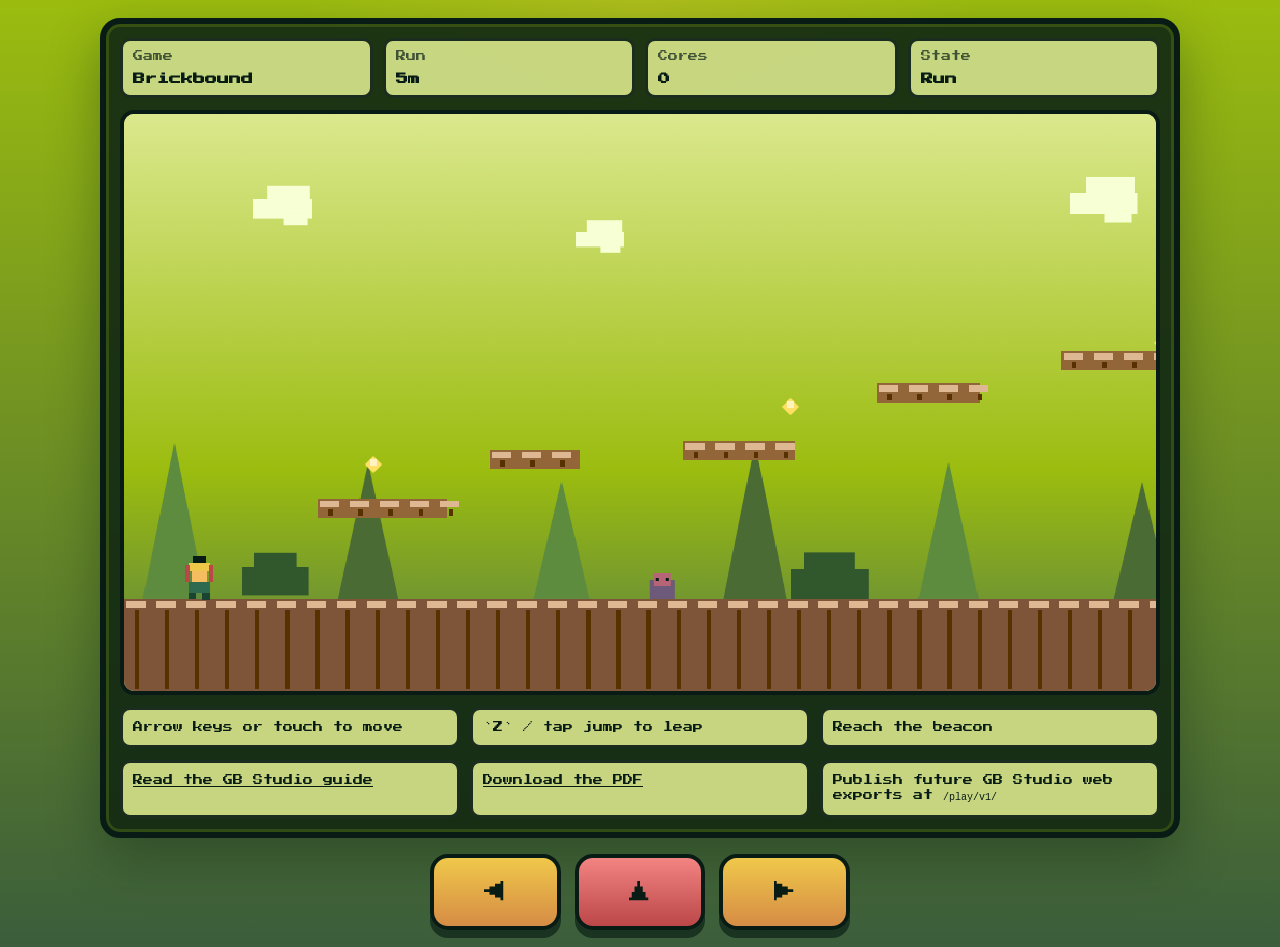
<file: index.html>
<!doctype html>
<html lang="en">
  <head>
    <meta charset="UTF-8" />
    <meta name="viewport" content="width=device-width, initial-scale=1.0, viewport-fit=cover" />
    <title>Brickbound Demo + GB Studio Guide</title>
    <link rel="preconnect" href="https://fonts.googleapis.com" />
    <link rel="preconnect" href="https://fonts.gstatic.com" crossorigin />
    <link
      href="https://fonts.googleapis.com/css2?family=Press+Start+2P&display=swap"
      rel="stylesheet"
    />
    <link rel="stylesheet" href="./styles.css" />
  </head>
  <body>
    <main class="shell">
      <section class="frame">
        <header class="hud">
          <div>
            <span class="label">Game</span>
            <strong>Brickbound</strong>
          </div>
          <div>
            <span class="label">Run</span>
            <strong id="distance">0m</strong>
          </div>
          <div>
            <span class="label">Cores</span>
            <strong id="score">0</strong>
          </div>
          <div>
            <span class="label">State</span>
            <strong id="status">Ready</strong>
          </div>
        </header>
        <canvas id="game" width="960" height="540" aria-label="Brickbound playable demo"></canvas>
        <div class="legend">
          <span>Arrow keys or touch to move</span>
          <span>`Z` / tap jump to leap</span>
          <span>Reach the beacon</span>
        </div>
        <div class="legend legend-links">
          <span><a href="./guide.html">Read the GB Studio guide</a></span>
          <span><a href="./gbstudio-mario-guide-2026-03-28.pdf?v=1" download>Download the PDF</a></span>
          <span>Publish future GB Studio web exports at <code>/play/v1/</code></span>
        </div>
      </section>

      <section class="touch-ui" aria-label="Touch controls">
        <button class="touch-btn" data-action="left">◀</button>
        <button class="touch-btn touch-jump" data-action="jump">▲</button>
        <button class="touch-btn" data-action="right">▶</button>
      </section>
    </main>

    <script src="./game.js"></script>
  </body>
</html>
</file>
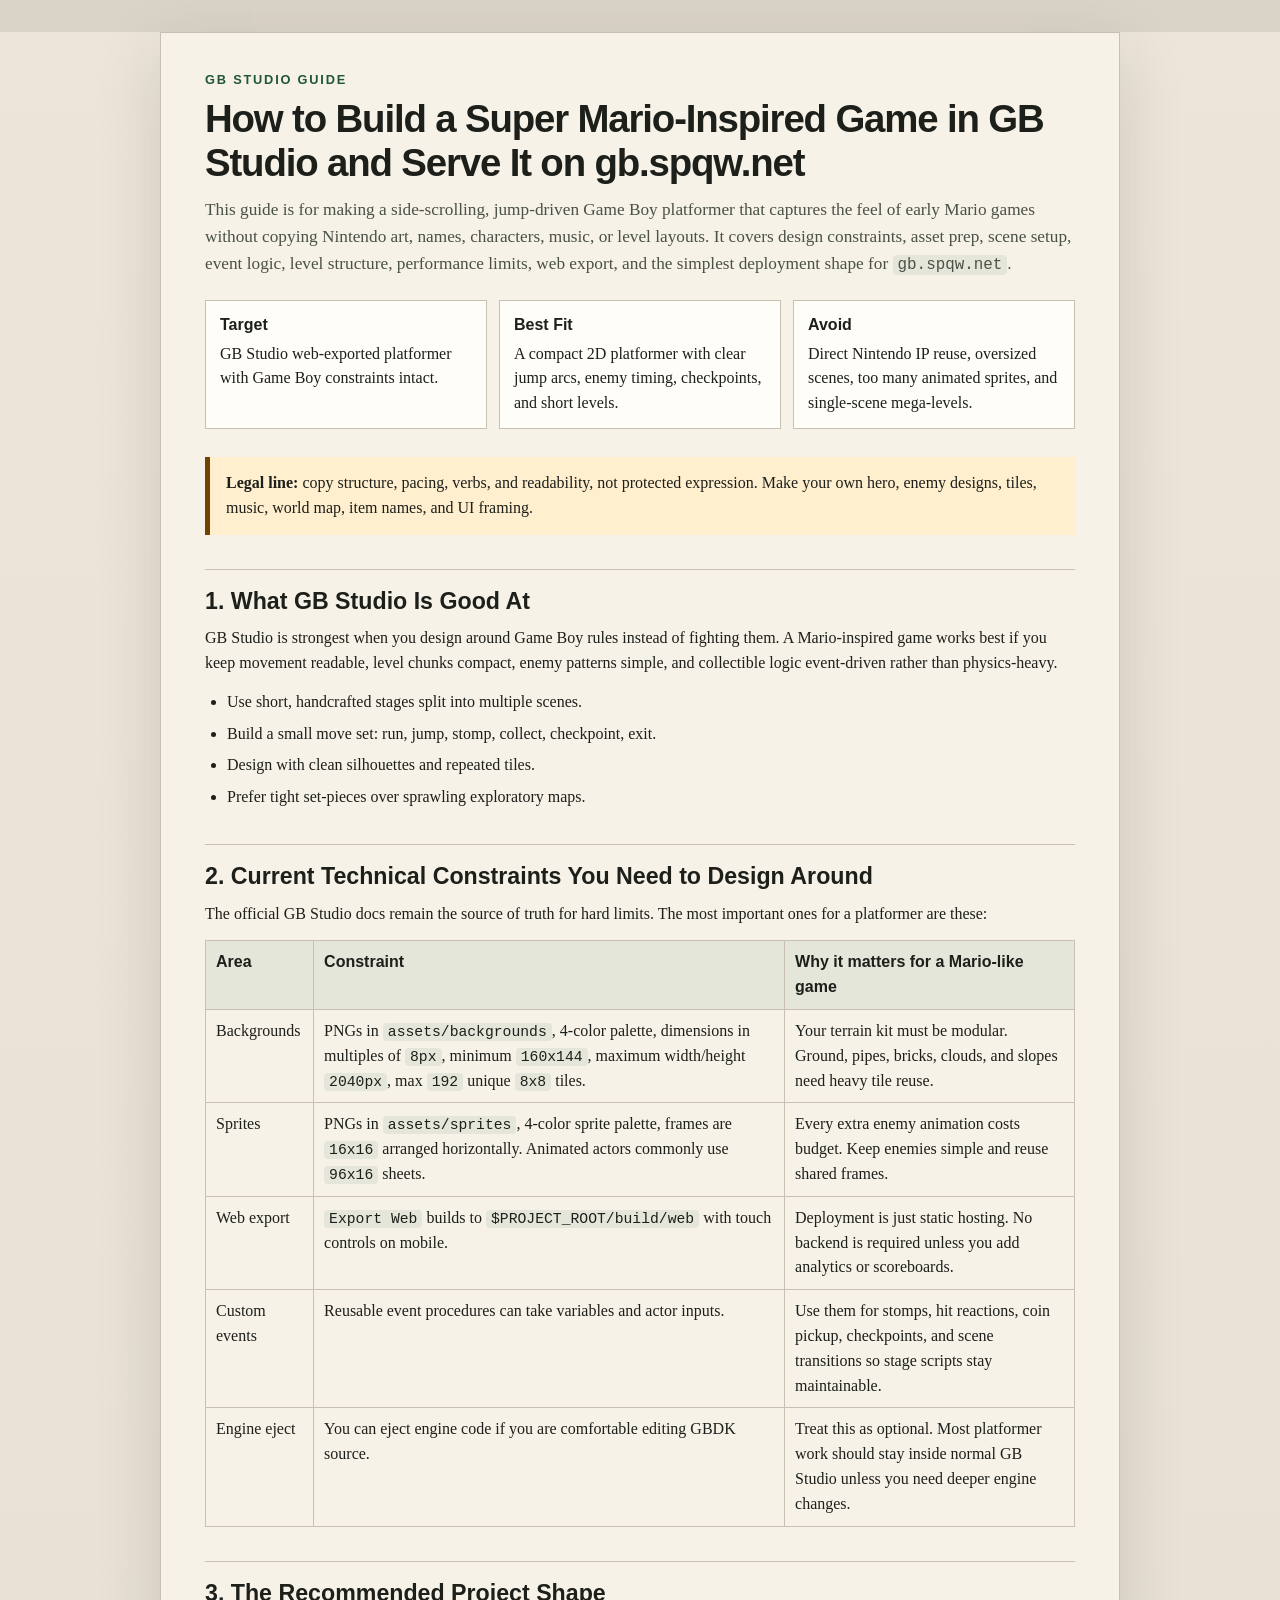
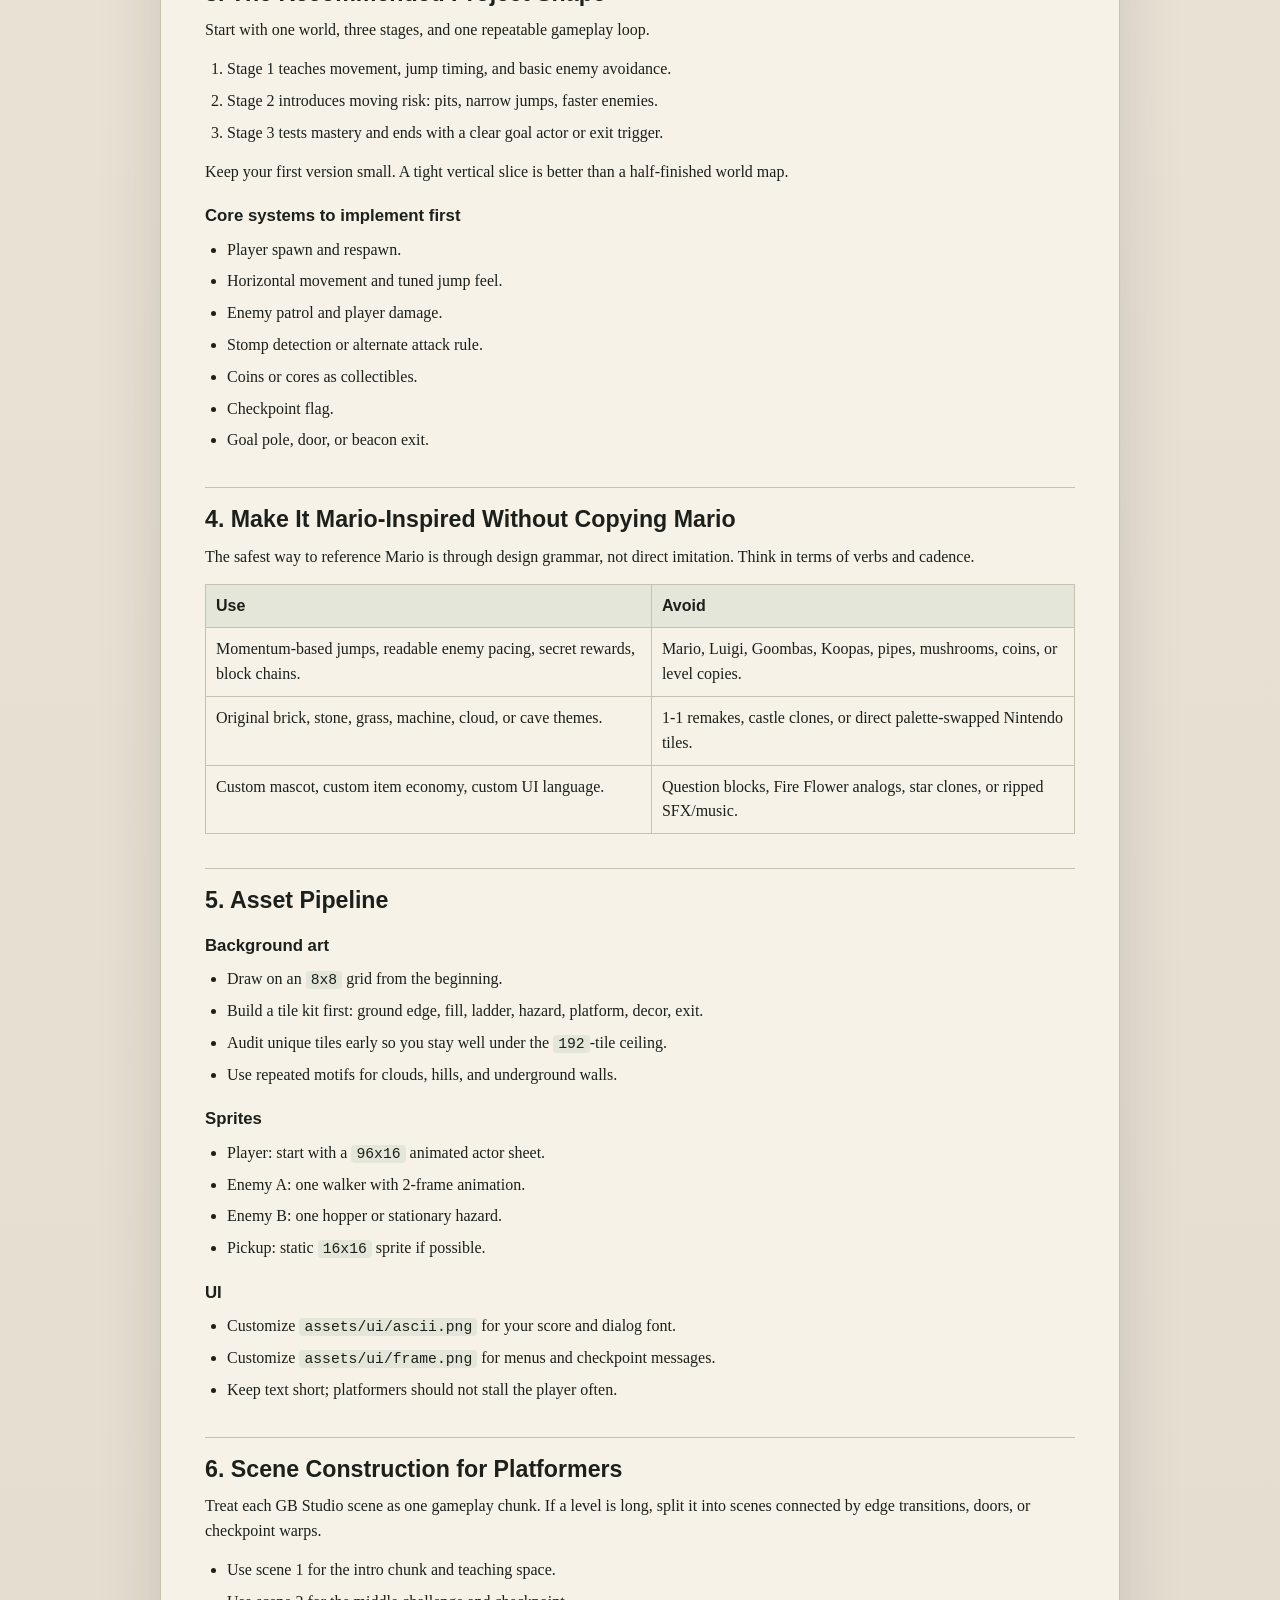
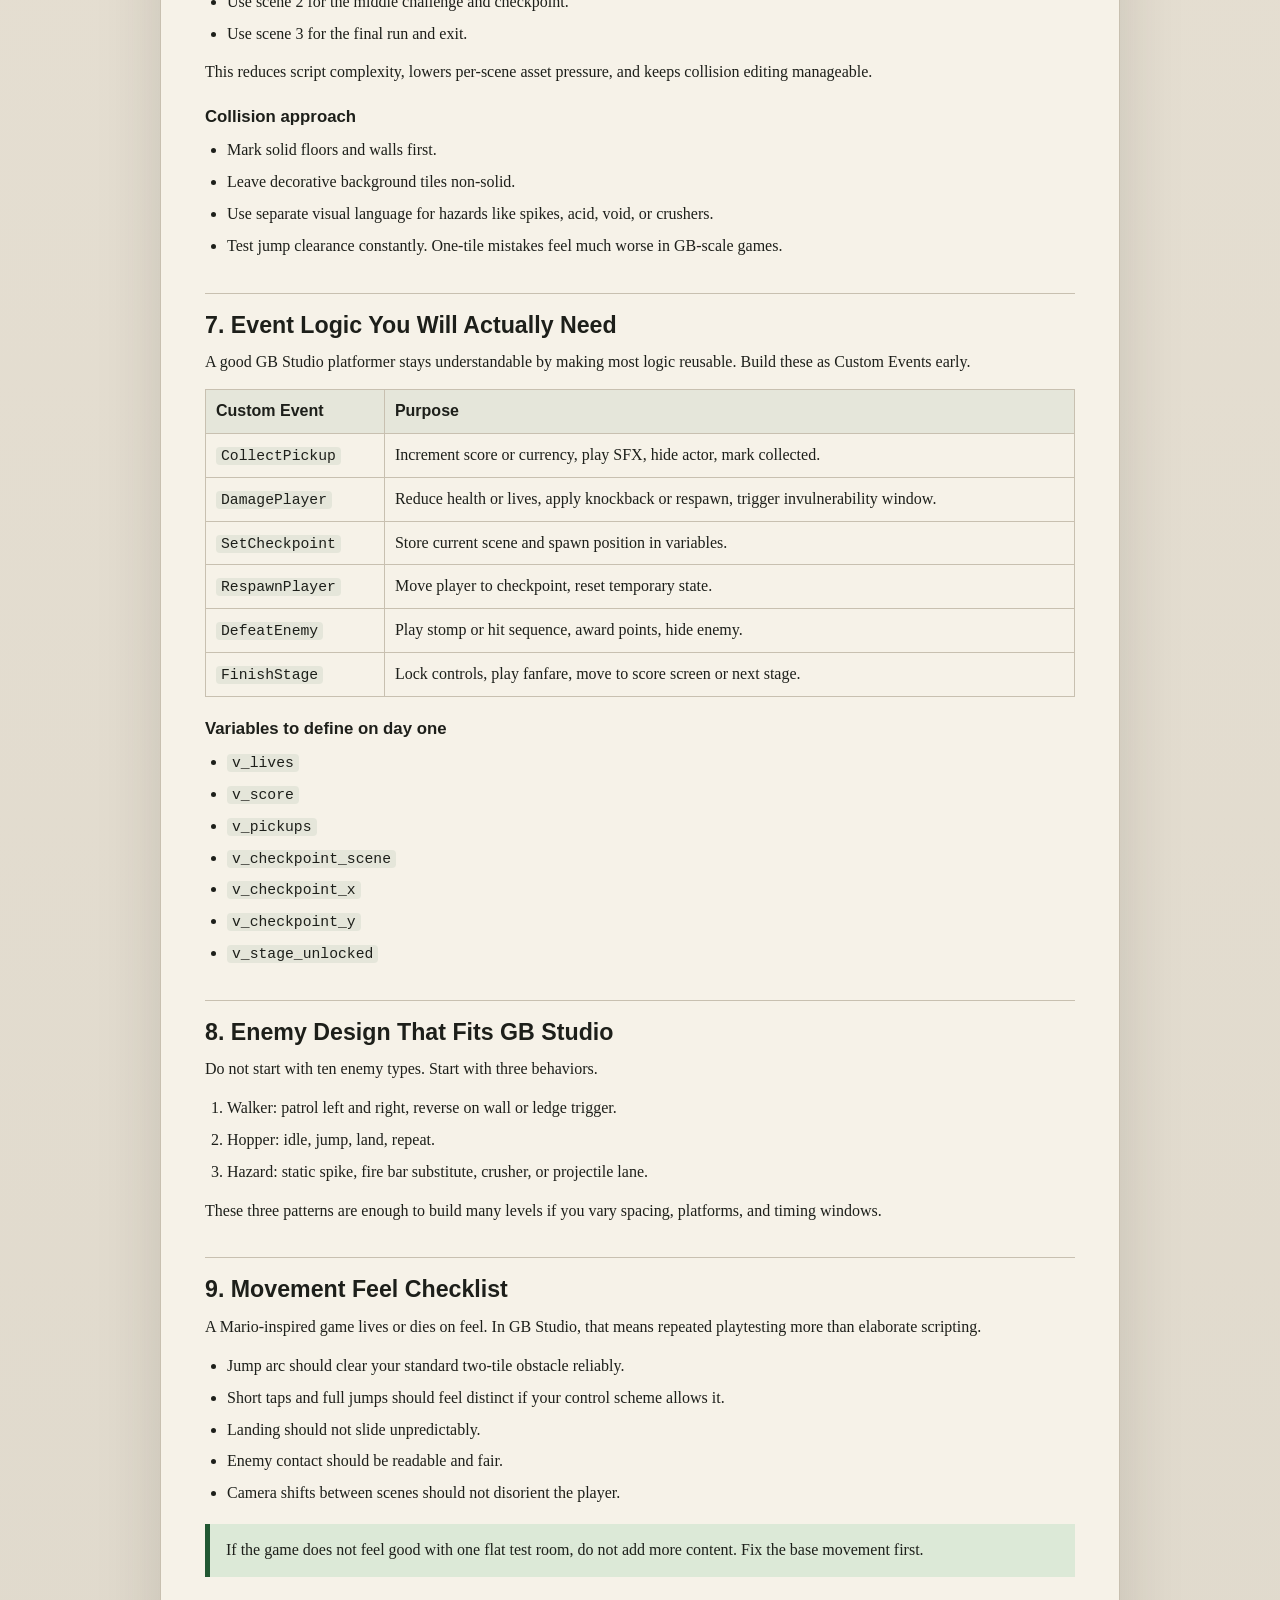
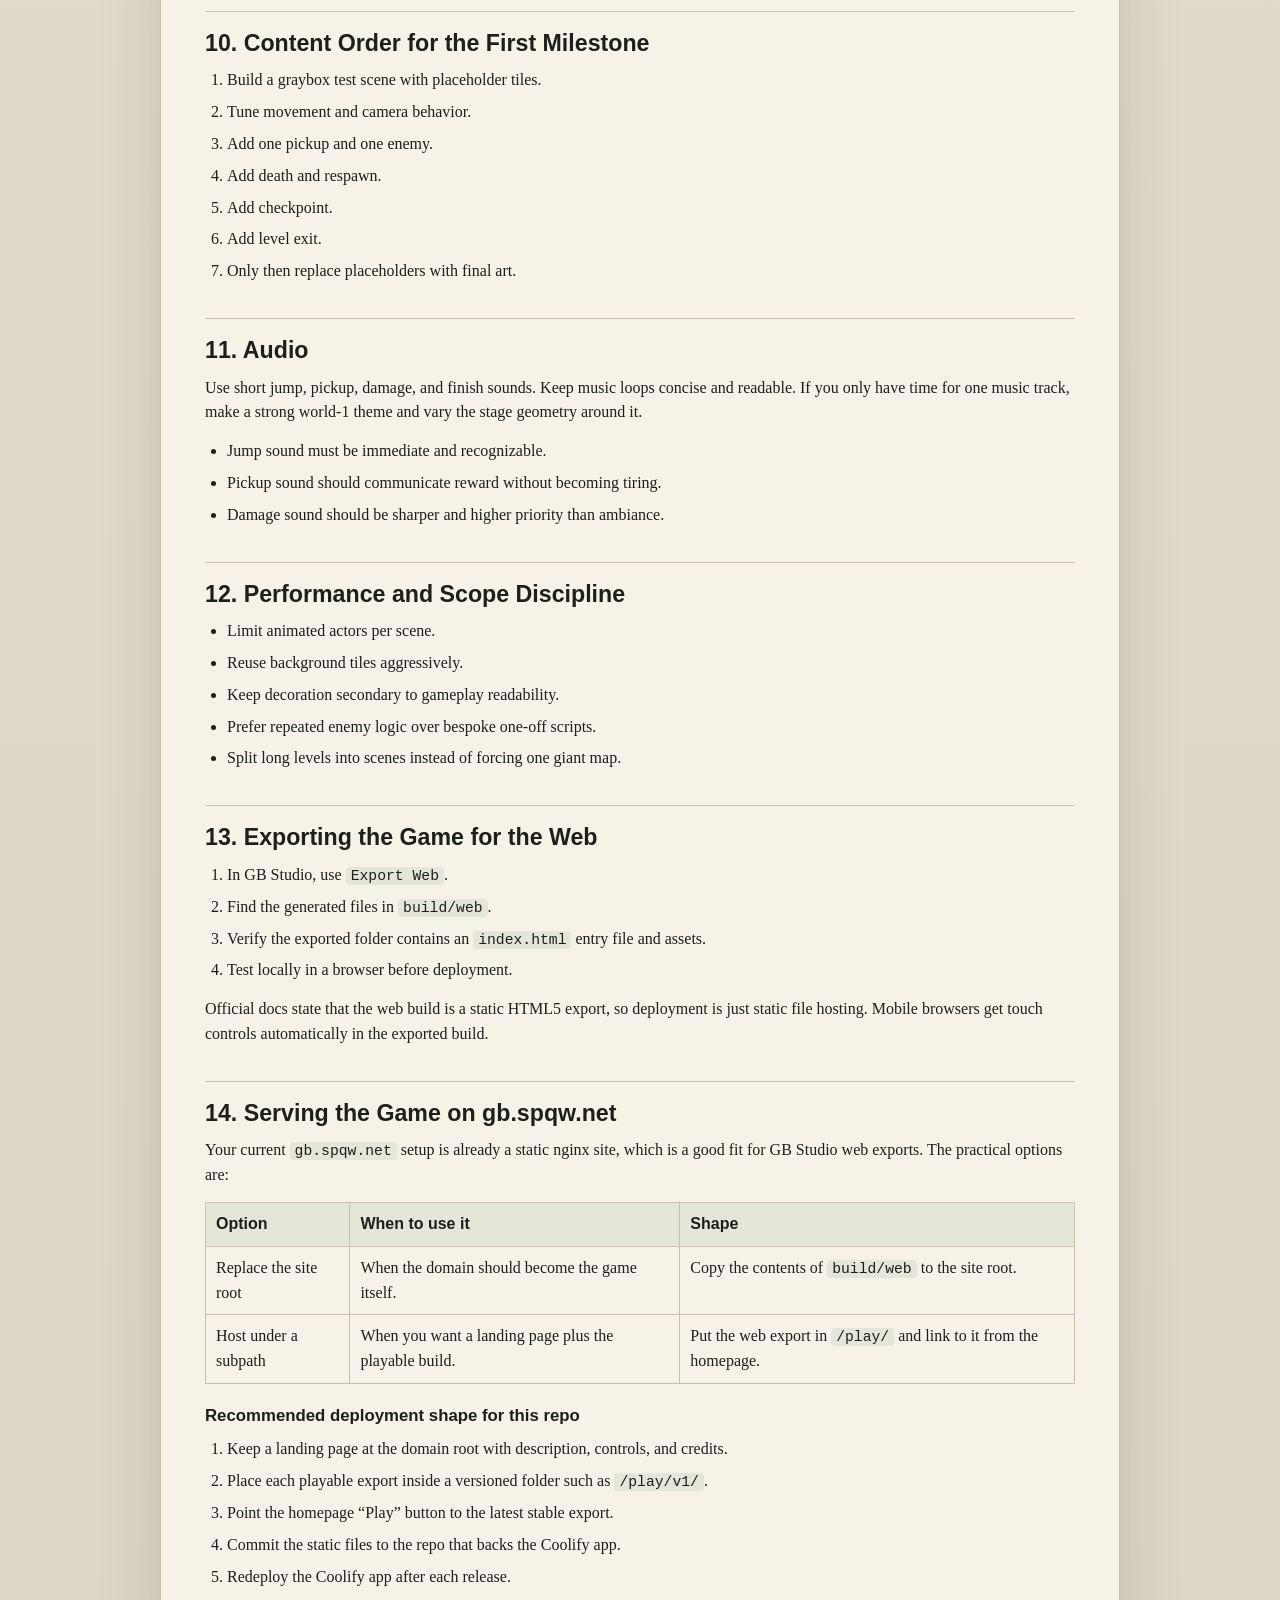
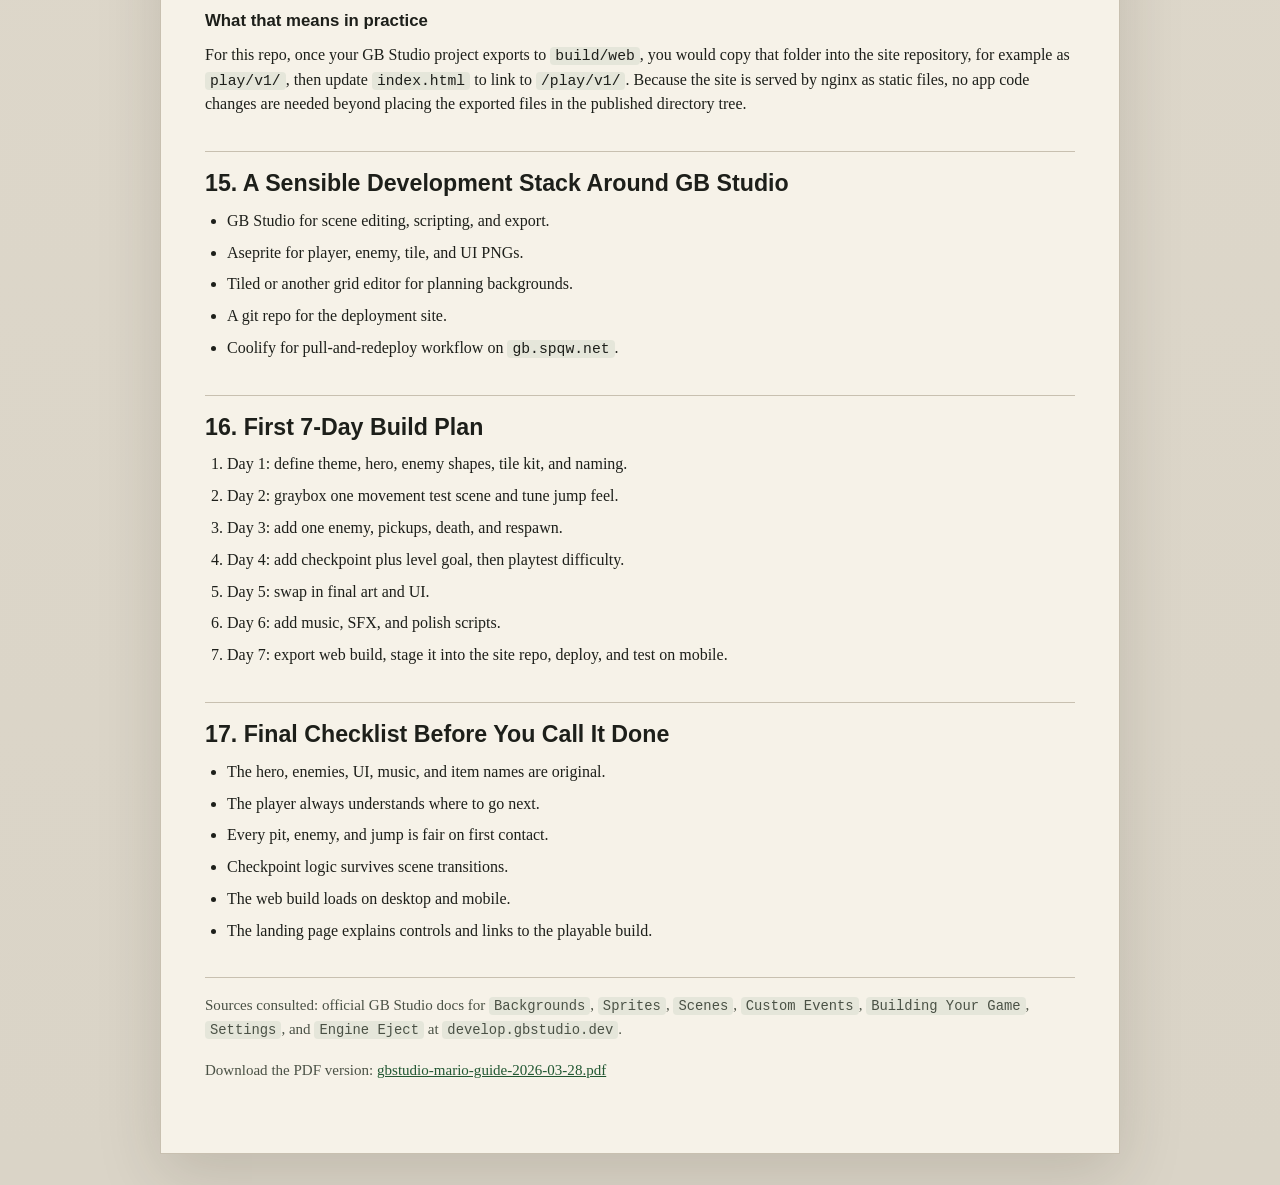
<file: guide.html>
<!doctype html>
<html lang="en">
  <head>
    <meta charset="UTF-8" />
    <meta
      name="viewport"
      content="width=device-width, initial-scale=1.0, viewport-fit=cover"
    />
    <title>GB Studio Mario-Inspired Platformer Guide</title>
    <style>
      :root {
        --paper: #f6f2e8;
        --ink: #1d1f1a;
        --muted: #4a5145;
        --accent: #215732;
        --accent-soft: #dce9d7;
        --line: #c8c0b0;
        --warning: #734100;
        --warning-soft: #ffefcf;
      }

      * {
        box-sizing: border-box;
      }

      html {
        background: #dad4c7;
      }

      body {
        margin: 0;
        color: var(--ink);
        background:
          radial-gradient(circle at top, rgba(255, 255, 255, 0.75), transparent 32rem),
          linear-gradient(180deg, #ece5d8 0%, #dad4c7 100%);
        font:
          16px/1.55 Georgia,
          "Times New Roman",
          serif;
      }

      main {
        width: min(960px, calc(100vw - 32px));
        margin: 32px auto;
        padding: 40px 44px 56px;
        background: var(--paper);
        border: 1px solid var(--line);
        box-shadow: 0 20px 60px rgba(40, 34, 20, 0.15);
      }

      h1,
      h2,
      h3 {
        line-height: 1.15;
        margin: 0 0 12px;
        font-family: "Trebuchet MS", Helvetica, Arial, sans-serif;
      }

      h1 {
        font-size: 2.4rem;
        letter-spacing: -0.03em;
      }

      h2 {
        margin-top: 34px;
        padding-top: 18px;
        border-top: 1px solid var(--line);
        font-size: 1.45rem;
      }

      h3 {
        margin-top: 22px;
        font-size: 1.05rem;
      }

      p,
      ul,
      ol,
      table {
        margin: 0 0 14px;
      }

      ul,
      ol {
        padding-left: 22px;
      }

      li {
        margin-bottom: 7px;
      }

      .eyebrow {
        margin-bottom: 10px;
        color: var(--accent);
        font:
          700 0.8rem/1.1 "Trebuchet MS",
          Helvetica,
          Arial,
          sans-serif;
        letter-spacing: 0.14em;
        text-transform: uppercase;
      }

      .lede {
        font-size: 1.08rem;
        color: var(--muted);
      }

      .callout,
      .warning {
        padding: 14px 16px;
        margin: 18px 0;
        border-left: 5px solid var(--accent);
        background: var(--accent-soft);
      }

      .warning {
        border-left-color: var(--warning);
        background: var(--warning-soft);
      }

      code {
        padding: 1px 5px;
        background: rgba(33, 87, 50, 0.08);
        border-radius: 4px;
        font-size: 0.92em;
      }

      table {
        width: 100%;
        border-collapse: collapse;
      }

      th,
      td {
        padding: 9px 10px;
        vertical-align: top;
        border: 1px solid var(--line);
        text-align: left;
      }

      th {
        background: rgba(33, 87, 50, 0.08);
        font-family: "Trebuchet MS", Helvetica, Arial, sans-serif;
      }

      .meta {
        display: grid;
        grid-template-columns: repeat(3, minmax(0, 1fr));
        gap: 12px;
        margin: 22px 0 28px;
      }

      .meta-card {
        padding: 12px 14px;
        background: #fffdf8;
        border: 1px solid var(--line);
      }

      .meta-card strong {
        display: block;
        margin-bottom: 4px;
        font-family: "Trebuchet MS", Helvetica, Arial, sans-serif;
      }

      .footer {
        margin-top: 34px;
        padding-top: 16px;
        border-top: 1px solid var(--line);
        color: var(--muted);
        font-size: 0.94rem;
      }

      .no-print {
        margin-top: 18px;
      }

      .no-print a {
        color: var(--accent);
      }

      @media (max-width: 760px) {
        main {
          width: calc(100vw - 18px);
          margin: 9px auto;
          padding: 24px 18px 36px;
        }

        .meta {
          grid-template-columns: 1fr;
        }
      }

      @media print {
        html,
        body {
          background: #fff;
        }

        main {
          width: 100%;
          margin: 0;
          padding: 0;
          border: 0;
          box-shadow: none;
        }

        .no-print {
          display: none;
        }
      }
    </style>
  </head>
  <body>
    <main>
      <p class="eyebrow">GB Studio Guide</p>
      <h1>How to Build a Super Mario-Inspired Game in GB Studio and Serve It on gb.spqw.net</h1>
      <p class="lede">
        This guide is for making a side-scrolling, jump-driven Game Boy platformer that captures
        the feel of early Mario games without copying Nintendo art, names, characters, music, or
        level layouts. It covers design constraints, asset prep, scene setup, event logic, level
        structure, performance limits, web export, and the simplest deployment shape for
        <code>gb.spqw.net</code>.
      </p>

      <div class="meta">
        <section class="meta-card">
          <strong>Target</strong>
          GB Studio web-exported platformer with Game Boy constraints intact.
        </section>
        <section class="meta-card">
          <strong>Best Fit</strong>
          A compact 2D platformer with clear jump arcs, enemy timing, checkpoints, and short
          levels.
        </section>
        <section class="meta-card">
          <strong>Avoid</strong>
          Direct Nintendo IP reuse, oversized scenes, too many animated sprites, and single-scene
          mega-levels.
        </section>
      </div>

      <div class="warning">
        <strong>Legal line:</strong> copy structure, pacing, verbs, and readability, not protected
        expression. Make your own hero, enemy designs, tiles, music, world map, item names, and
        UI framing.
      </div>

      <h2>1. What GB Studio Is Good At</h2>
      <p>
        GB Studio is strongest when you design around Game Boy rules instead of fighting them. A
        Mario-inspired game works best if you keep movement readable, level chunks compact, enemy
        patterns simple, and collectible logic event-driven rather than physics-heavy.
      </p>
      <ul>
        <li>Use short, handcrafted stages split into multiple scenes.</li>
        <li>Build a small move set: run, jump, stomp, collect, checkpoint, exit.</li>
        <li>Design with clean silhouettes and repeated tiles.</li>
        <li>Prefer tight set-pieces over sprawling exploratory maps.</li>
      </ul>

      <h2>2. Current Technical Constraints You Need to Design Around</h2>
      <p>
        The official GB Studio docs remain the source of truth for hard limits. The most important
        ones for a platformer are these:
      </p>
      <table>
        <thead>
          <tr>
            <th>Area</th>
            <th>Constraint</th>
            <th>Why it matters for a Mario-like game</th>
          </tr>
        </thead>
        <tbody>
          <tr>
            <td>Backgrounds</td>
            <td>
              PNGs in <code>assets/backgrounds</code>, 4-color palette, dimensions in multiples of
              <code>8px</code>, minimum <code>160x144</code>, maximum width/height
              <code>2040px</code>, max <code>192</code> unique <code>8x8</code> tiles.
            </td>
            <td>
              Your terrain kit must be modular. Ground, pipes, bricks, clouds, and slopes need heavy
              tile reuse.
            </td>
          </tr>
          <tr>
            <td>Sprites</td>
            <td>
              PNGs in <code>assets/sprites</code>, 4-color sprite palette, frames are
              <code>16x16</code> arranged horizontally. Animated actors commonly use
              <code>96x16</code> sheets.
            </td>
            <td>
              Every extra enemy animation costs budget. Keep enemies simple and reuse shared frames.
            </td>
          </tr>
          <tr>
            <td>Web export</td>
            <td>
              <code>Export Web</code> builds to <code>$PROJECT_ROOT/build/web</code> with
              touch controls on mobile.
            </td>
            <td>
              Deployment is just static hosting. No backend is required unless you add analytics or
              scoreboards.
            </td>
          </tr>
          <tr>
            <td>Custom events</td>
            <td>
              Reusable event procedures can take variables and actor inputs.
            </td>
            <td>
              Use them for stomps, hit reactions, coin pickup, checkpoints, and scene transitions so
              stage scripts stay maintainable.
            </td>
          </tr>
          <tr>
            <td>Engine eject</td>
            <td>
              You can eject engine code if you are comfortable editing GBDK source.
            </td>
            <td>
              Treat this as optional. Most platformer work should stay inside normal GB Studio unless
              you need deeper engine changes.
            </td>
          </tr>
        </tbody>
      </table>

      <h2>3. The Recommended Project Shape</h2>
      <p>Start with one world, three stages, and one repeatable gameplay loop.</p>
      <ol>
        <li>Stage 1 teaches movement, jump timing, and basic enemy avoidance.</li>
        <li>Stage 2 introduces moving risk: pits, narrow jumps, faster enemies.</li>
        <li>Stage 3 tests mastery and ends with a clear goal actor or exit trigger.</li>
      </ol>
      <p>Keep your first version small. A tight vertical slice is better than a half-finished world map.</p>

      <h3>Core systems to implement first</h3>
      <ul>
        <li>Player spawn and respawn.</li>
        <li>Horizontal movement and tuned jump feel.</li>
        <li>Enemy patrol and player damage.</li>
        <li>Stomp detection or alternate attack rule.</li>
        <li>Coins or cores as collectibles.</li>
        <li>Checkpoint flag.</li>
        <li>Goal pole, door, or beacon exit.</li>
      </ul>

      <h2>4. Make It Mario-Inspired Without Copying Mario</h2>
      <p>
        The safest way to reference Mario is through design grammar, not direct imitation. Think in
        terms of verbs and cadence.
      </p>
      <table>
        <thead>
          <tr>
            <th>Use</th>
            <th>Avoid</th>
          </tr>
        </thead>
        <tbody>
          <tr>
            <td>Momentum-based jumps, readable enemy pacing, secret rewards, block chains.</td>
            <td>Mario, Luigi, Goombas, Koopas, pipes, mushrooms, coins, or level copies.</td>
          </tr>
          <tr>
            <td>Original brick, stone, grass, machine, cloud, or cave themes.</td>
            <td>1-1 remakes, castle clones, or direct palette-swapped Nintendo tiles.</td>
          </tr>
          <tr>
            <td>Custom mascot, custom item economy, custom UI language.</td>
            <td>Question blocks, Fire Flower analogs, star clones, or ripped SFX/music.</td>
          </tr>
        </tbody>
      </table>

      <h2>5. Asset Pipeline</h2>
      <h3>Background art</h3>
      <ul>
        <li>Draw on an <code>8x8</code> grid from the beginning.</li>
        <li>Build a tile kit first: ground edge, fill, ladder, hazard, platform, decor, exit.</li>
        <li>Audit unique tiles early so you stay well under the <code>192</code>-tile ceiling.</li>
        <li>Use repeated motifs for clouds, hills, and underground walls.</li>
      </ul>

      <h3>Sprites</h3>
      <ul>
        <li>Player: start with a <code>96x16</code> animated actor sheet.</li>
        <li>Enemy A: one walker with 2-frame animation.</li>
        <li>Enemy B: one hopper or stationary hazard.</li>
        <li>Pickup: static <code>16x16</code> sprite if possible.</li>
      </ul>

      <h3>UI</h3>
      <ul>
        <li>Customize <code>assets/ui/ascii.png</code> for your score and dialog font.</li>
        <li>Customize <code>assets/ui/frame.png</code> for menus and checkpoint messages.</li>
        <li>Keep text short; platformers should not stall the player often.</li>
      </ul>

      <h2>6. Scene Construction for Platformers</h2>
      <p>
        Treat each GB Studio scene as one gameplay chunk. If a level is long, split it into scenes
        connected by edge transitions, doors, or checkpoint warps.
      </p>
      <ul>
        <li>Use scene 1 for the intro chunk and teaching space.</li>
        <li>Use scene 2 for the middle challenge and checkpoint.</li>
        <li>Use scene 3 for the final run and exit.</li>
      </ul>
      <p>
        This reduces script complexity, lowers per-scene asset pressure, and keeps collision editing
        manageable.
      </p>

      <h3>Collision approach</h3>
      <ul>
        <li>Mark solid floors and walls first.</li>
        <li>Leave decorative background tiles non-solid.</li>
        <li>Use separate visual language for hazards like spikes, acid, void, or crushers.</li>
        <li>Test jump clearance constantly. One-tile mistakes feel much worse in GB-scale games.</li>
      </ul>

      <h2>7. Event Logic You Will Actually Need</h2>
      <p>
        A good GB Studio platformer stays understandable by making most logic reusable. Build these
        as Custom Events early.
      </p>
      <table>
        <thead>
          <tr>
            <th>Custom Event</th>
            <th>Purpose</th>
          </tr>
        </thead>
        <tbody>
          <tr>
            <td><code>CollectPickup</code></td>
            <td>Increment score or currency, play SFX, hide actor, mark collected.</td>
          </tr>
          <tr>
            <td><code>DamagePlayer</code></td>
            <td>Reduce health or lives, apply knockback or respawn, trigger invulnerability window.</td>
          </tr>
          <tr>
            <td><code>SetCheckpoint</code></td>
            <td>Store current scene and spawn position in variables.</td>
          </tr>
          <tr>
            <td><code>RespawnPlayer</code></td>
            <td>Move player to checkpoint, reset temporary state.</td>
          </tr>
          <tr>
            <td><code>DefeatEnemy</code></td>
            <td>Play stomp or hit sequence, award points, hide enemy.</td>
          </tr>
          <tr>
            <td><code>FinishStage</code></td>
            <td>Lock controls, play fanfare, move to score screen or next stage.</td>
          </tr>
        </tbody>
      </table>

      <h3>Variables to define on day one</h3>
      <ul>
        <li><code>v_lives</code></li>
        <li><code>v_score</code></li>
        <li><code>v_pickups</code></li>
        <li><code>v_checkpoint_scene</code></li>
        <li><code>v_checkpoint_x</code></li>
        <li><code>v_checkpoint_y</code></li>
        <li><code>v_stage_unlocked</code></li>
      </ul>

      <h2>8. Enemy Design That Fits GB Studio</h2>
      <p>Do not start with ten enemy types. Start with three behaviors.</p>
      <ol>
        <li>Walker: patrol left and right, reverse on wall or ledge trigger.</li>
        <li>Hopper: idle, jump, land, repeat.</li>
        <li>Hazard: static spike, fire bar substitute, crusher, or projectile lane.</li>
      </ol>
      <p>
        These three patterns are enough to build many levels if you vary spacing, platforms, and
        timing windows.
      </p>

      <h2>9. Movement Feel Checklist</h2>
      <p>
        A Mario-inspired game lives or dies on feel. In GB Studio, that means repeated playtesting
        more than elaborate scripting.
      </p>
      <ul>
        <li>Jump arc should clear your standard two-tile obstacle reliably.</li>
        <li>Short taps and full jumps should feel distinct if your control scheme allows it.</li>
        <li>Landing should not slide unpredictably.</li>
        <li>Enemy contact should be readable and fair.</li>
        <li>Camera shifts between scenes should not disorient the player.</li>
      </ul>

      <div class="callout">
        If the game does not feel good with one flat test room, do not add more content. Fix the
        base movement first.
      </div>

      <h2>10. Content Order for the First Milestone</h2>
      <ol>
        <li>Build a graybox test scene with placeholder tiles.</li>
        <li>Tune movement and camera behavior.</li>
        <li>Add one pickup and one enemy.</li>
        <li>Add death and respawn.</li>
        <li>Add checkpoint.</li>
        <li>Add level exit.</li>
        <li>Only then replace placeholders with final art.</li>
      </ol>

      <h2>11. Audio</h2>
      <p>
        Use short jump, pickup, damage, and finish sounds. Keep music loops concise and readable.
        If you only have time for one music track, make a strong world-1 theme and vary the stage
        geometry around it.
      </p>
      <ul>
        <li>Jump sound must be immediate and recognizable.</li>
        <li>Pickup sound should communicate reward without becoming tiring.</li>
        <li>Damage sound should be sharper and higher priority than ambiance.</li>
      </ul>

      <h2>12. Performance and Scope Discipline</h2>
      <ul>
        <li>Limit animated actors per scene.</li>
        <li>Reuse background tiles aggressively.</li>
        <li>Keep decoration secondary to gameplay readability.</li>
        <li>Prefer repeated enemy logic over bespoke one-off scripts.</li>
        <li>Split long levels into scenes instead of forcing one giant map.</li>
      </ul>

      <h2>13. Exporting the Game for the Web</h2>
      <ol>
        <li>In GB Studio, use <code>Export Web</code>.</li>
        <li>Find the generated files in <code>build/web</code>.</li>
        <li>Verify the exported folder contains an <code>index.html</code> entry file and assets.</li>
        <li>Test locally in a browser before deployment.</li>
      </ol>
      <p>
        Official docs state that the web build is a static HTML5 export, so deployment is just
        static file hosting. Mobile browsers get touch controls automatically in the exported build.
      </p>

      <h2>14. Serving the Game on gb.spqw.net</h2>
      <p>
        Your current <code>gb.spqw.net</code> setup is already a static nginx site, which is a good
        fit for GB Studio web exports. The practical options are:
      </p>
      <table>
        <thead>
          <tr>
            <th>Option</th>
            <th>When to use it</th>
            <th>Shape</th>
          </tr>
        </thead>
        <tbody>
          <tr>
            <td>Replace the site root</td>
            <td>When the domain should become the game itself.</td>
            <td>Copy the contents of <code>build/web</code> to the site root.</td>
          </tr>
          <tr>
            <td>Host under a subpath</td>
            <td>When you want a landing page plus the playable build.</td>
            <td>Put the web export in <code>/play/</code> and link to it from the homepage.</td>
          </tr>
        </tbody>
      </table>

      <h3>Recommended deployment shape for this repo</h3>
      <ol>
        <li>Keep a landing page at the domain root with description, controls, and credits.</li>
        <li>Place each playable export inside a versioned folder such as <code>/play/v1/</code>.</li>
        <li>Point the homepage “Play” button to the latest stable export.</li>
        <li>Commit the static files to the repo that backs the Coolify app.</li>
        <li>Redeploy the Coolify app after each release.</li>
      </ol>

      <h3>What that means in practice</h3>
      <p>
        For this repo, once your GB Studio project exports to <code>build/web</code>, you would copy
        that folder into the site repository, for example as <code>play/v1/</code>, then update
        <code>index.html</code> to link to <code>/play/v1/</code>. Because the site is served by
        nginx as static files, no app code changes are needed beyond placing the exported files in
        the published directory tree.
      </p>

      <h2>15. A Sensible Development Stack Around GB Studio</h2>
      <ul>
        <li>GB Studio for scene editing, scripting, and export.</li>
        <li>Aseprite for player, enemy, tile, and UI PNGs.</li>
        <li>Tiled or another grid editor for planning backgrounds.</li>
        <li>A git repo for the deployment site.</li>
        <li>Coolify for pull-and-redeploy workflow on <code>gb.spqw.net</code>.</li>
      </ul>

      <h2>16. First 7-Day Build Plan</h2>
      <ol>
        <li>Day 1: define theme, hero, enemy shapes, tile kit, and naming.</li>
        <li>Day 2: graybox one movement test scene and tune jump feel.</li>
        <li>Day 3: add one enemy, pickups, death, and respawn.</li>
        <li>Day 4: add checkpoint plus level goal, then playtest difficulty.</li>
        <li>Day 5: swap in final art and UI.</li>
        <li>Day 6: add music, SFX, and polish scripts.</li>
        <li>Day 7: export web build, stage it into the site repo, deploy, and test on mobile.</li>
      </ol>

      <h2>17. Final Checklist Before You Call It Done</h2>
      <ul>
        <li>The hero, enemies, UI, music, and item names are original.</li>
        <li>The player always understands where to go next.</li>
        <li>Every pit, enemy, and jump is fair on first contact.</li>
        <li>Checkpoint logic survives scene transitions.</li>
        <li>The web build loads on desktop and mobile.</li>
        <li>The landing page explains controls and links to the playable build.</li>
      </ul>

      <section class="footer">
        <p>
          Sources consulted: official GB Studio docs for
          <code>Backgrounds</code>, <code>Sprites</code>, <code>Scenes</code>,
          <code>Custom Events</code>, <code>Building Your Game</code>,
          <code>Settings</code>, and <code>Engine Eject</code> at
          <code>develop.gbstudio.dev</code>.
        </p>
        <p class="no-print">
          Download the PDF version:
          <a href="./gbstudio-mario-guide-2026-03-28.pdf?v=1">gbstudio-mario-guide-2026-03-28.pdf</a>
        </p>
      </section>
    </main>
  </body>
</html>
</file>
<file: styles.css>
:root {
  --bg-top: #9bbc0f;
  --bg-bottom: #3b5d3b;
  --panel: #132a13;
  --panel-soft: #31572c;
  --screen: #dbe88d;
  --ink: #081c15;
  --accent: #efc84a;
  --danger: #bc4749;
}

* {
  box-sizing: border-box;
}

html,
body {
  margin: 0;
  min-height: 100%;
  background:
    radial-gradient(circle at top, rgba(239, 200, 74, 0.22), transparent 30%),
    linear-gradient(180deg, var(--bg-top) 0%, var(--bg-bottom) 100%);
  color: var(--ink);
  font-family: "Press Start 2P", monospace;
}

body {
  min-height: 100vh;
}

.shell {
  min-height: 100vh;
  display: grid;
  grid-template-rows: 1fr auto;
  gap: 16px;
  padding: 18px 14px calc(18px + env(safe-area-inset-bottom));
}

.frame {
  max-width: 1080px;
  width: 100%;
  margin: 0 auto;
  background: rgba(19, 42, 19, 0.92);
  border: 6px solid #081c15;
  border-radius: 20px;
  padding: 14px;
  box-shadow:
    0 20px 50px rgba(8, 28, 21, 0.35),
    inset 0 0 0 3px rgba(155, 188, 15, 0.2);
}

.hud,
.legend {
  display: grid;
  grid-template-columns: repeat(4, minmax(0, 1fr));
  gap: 10px;
}

.hud {
  margin-bottom: 12px;
}

.hud div,
.legend span {
  background: rgba(219, 232, 141, 0.9);
  border: 3px solid rgba(8, 28, 21, 0.9);
  border-radius: 10px;
  padding: 10px;
}

.label {
  display: block;
  font-size: 10px;
  opacity: 0.7;
  margin-bottom: 8px;
}

strong {
  font-size: 12px;
}

canvas {
  display: block;
  width: 100%;
  height: auto;
  aspect-ratio: 16 / 9;
  background: var(--screen);
  border: 4px solid #081c15;
  border-radius: 14px;
  image-rendering: pixelated;
  image-rendering: crisp-edges;
}

.legend {
  margin-top: 12px;
  grid-template-columns: repeat(3, minmax(0, 1fr));
}

.legend span {
  font-size: 10px;
  line-height: 1.5;
}

.legend-links a {
  color: inherit;
}

.legend-links a:hover,
.legend-links a:focus-visible {
  color: var(--danger);
}

.touch-ui {
  max-width: 1080px;
  width: 100%;
  margin: 0 auto;
  display: grid;
  grid-template-columns: 1fr 1fr 1fr;
  gap: 14px;
}

.touch-btn {
  appearance: none;
  border: 4px solid #081c15;
  border-radius: 18px;
  background:
    linear-gradient(180deg, #efc84a 0%, #d68c45 100%);
  color: #081c15;
  min-height: 76px;
  font: inherit;
  font-size: 22px;
  box-shadow: 0 8px 0 rgba(8, 28, 21, 0.65);
}

.touch-btn:active,
.touch-btn.is-active {
  transform: translateY(6px);
  box-shadow: 0 2px 0 rgba(8, 28, 21, 0.65);
}

.touch-jump {
  background: linear-gradient(180deg, #f28482 0%, #bc4749 100%);
}

@media (min-width: 901px) {
  .touch-ui {
    max-width: 420px;
  }
}

@media (max-width: 900px) {
  .hud,
  .legend {
    grid-template-columns: repeat(2, minmax(0, 1fr));
  }

  .frame {
    padding: 10px;
  }
}

@media (max-width: 520px) {
  .shell {
    padding: 10px 10px calc(12px + env(safe-area-inset-bottom));
    gap: 10px;
  }

  .hud div,
  .legend span {
    padding: 8px;
  }

  .label,
  .legend span,
  strong {
    font-size: 9px;
  }

  .touch-btn {
    min-height: 68px;
    font-size: 20px;
  }
}
</file>
